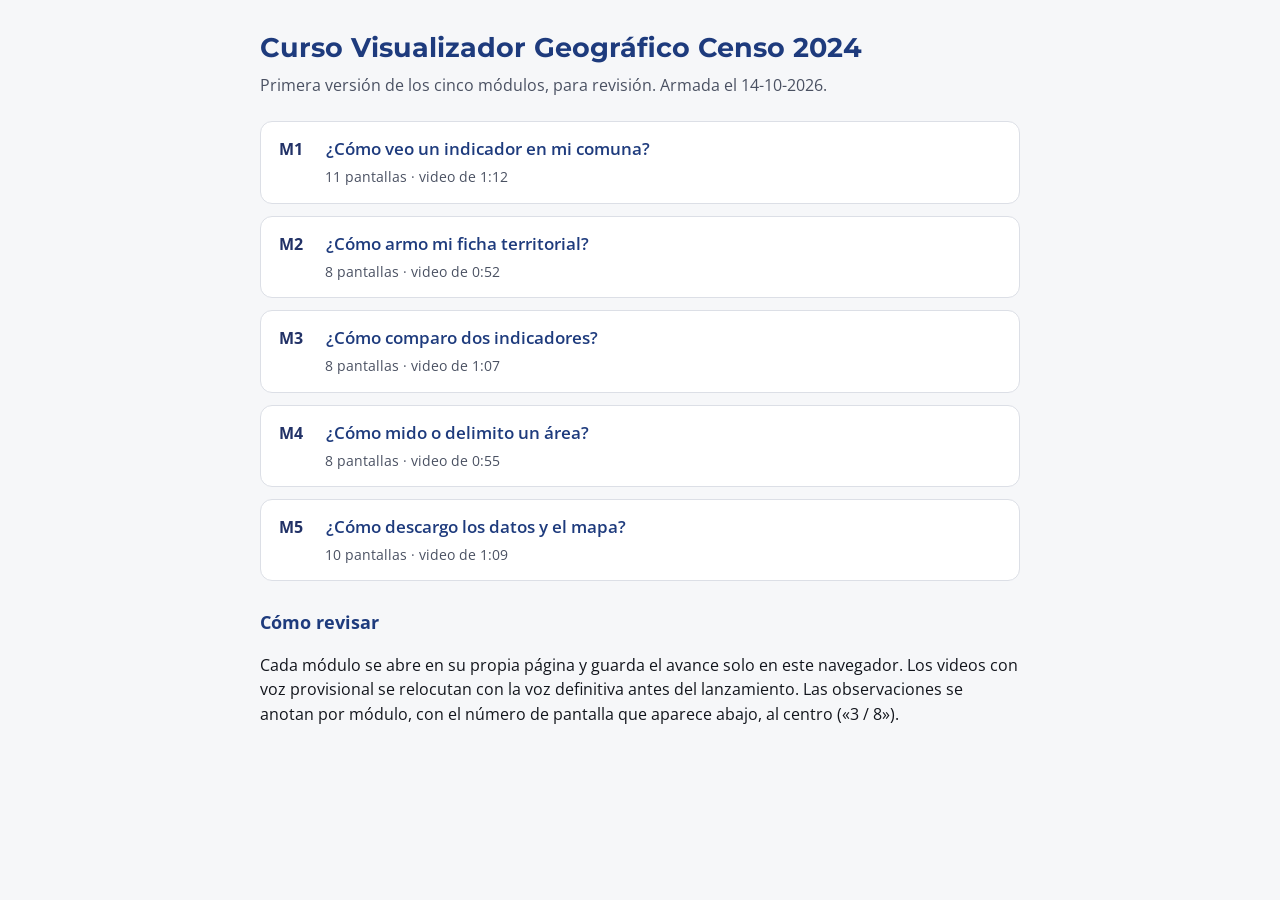
<file: index.html>
<!doctype html>
<html lang="es"><head><meta charset="utf-8"><meta name="robots" content="noindex"><meta name="viewport" content="width=device-width, initial-scale=1">
<title>Curso Visualizador Geográfico Censo 2024 · vista previa</title>
<link rel="stylesheet" href="M1/tokens.css">
<style>
body { margin: 0; background: var(--c-fondo); color: var(--c-texto); font-family: var(--font-ui); line-height: 1.55; }
main { max-width: 760px; margin: 0 auto; padding: 32px 16px 48px; }
h1 { font-family: 'Montserrat', var(--font-ui); color: var(--c-azul); font-size: 1.7rem; line-height: 1.2; margin: 0 0 8px; }
.bajada { color: var(--c-texto-suave); margin: 0 0 24px; }
ol { list-style: none; padding: 0; margin: 0 0 28px; display: grid; gap: 12px; }
.mod { background: var(--white); border: 1px solid var(--c-borde); border-radius: var(--radio); padding: 14px 18px; }
.mod a { text-decoration: none; color: var(--c-azul); display: flex; gap: 12px; align-items: baseline; }
.mod a:hover .pregunta, .mod a:focus .pregunta { text-decoration: underline; }
.cod { font-weight: 700; color: var(--c-azul-oscuro); min-width: 2.2em; }
.pregunta { font-weight: 600; font-size: 1.05rem; }
.meta { margin: 4px 0 0 3.2em; color: var(--c-texto-suave); font-size: .9rem; }
h2 { color: var(--c-azul); font-size: 1.1rem; margin: 24px 0 8px; }
</style></head>
<body><main>
<h1>Curso Visualizador Geográfico Censo 2024</h1>
<p class="bajada">Primera versión de los cinco módulos, para revisión. Armada el 14-10-2026.</p>
<ol>
<li class='mod'><a href='M1/index.html'><span class='cod'>M1</span><span class='pregunta'>¿Cómo veo un indicador en mi comuna?</span></a><p class='meta'>11 pantallas · video de 1:12</p></li>
<li class='mod'><a href='M2/index.html'><span class='cod'>M2</span><span class='pregunta'>¿Cómo armo mi ficha territorial?</span></a><p class='meta'>8 pantallas · video de 0:52</p></li>
<li class='mod'><a href='M3/index.html'><span class='cod'>M3</span><span class='pregunta'>¿Cómo comparo dos indicadores?</span></a><p class='meta'>8 pantallas · video de 1:07</p></li>
<li class='mod'><a href='M4/index.html'><span class='cod'>M4</span><span class='pregunta'>¿Cómo mido o delimito un área?</span></a><p class='meta'>8 pantallas · video de 0:55</p></li>
<li class='mod'><a href='M5/index.html'><span class='cod'>M5</span><span class='pregunta'>¿Cómo descargo los datos y el mapa?</span></a><p class='meta'>10 pantallas · video de 1:09</p></li>
</ol>
<h2>Cómo revisar</h2>
<p>Cada módulo se abre en su propia página y guarda el avance solo en este navegador. Los videos con
voz provisional se relocutan con la voz definitiva antes del lanzamiento. Las observaciones se anotan
por módulo, con el número de pantalla que aparece abajo, al centro («3 / 8»).</p>
</main></body></html>
</file>
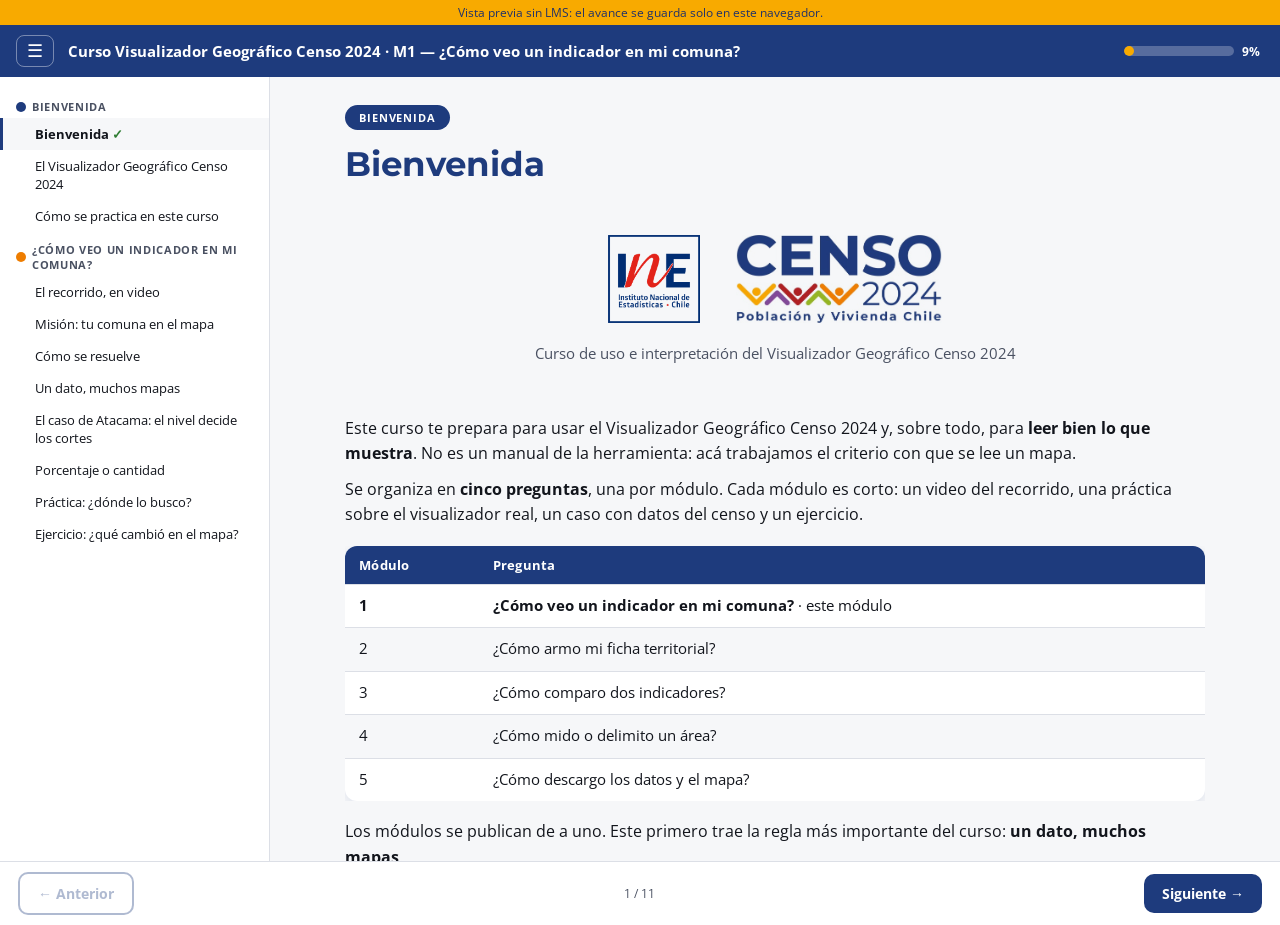
<file: M1/index.html>
<!DOCTYPE html>
<html lang="es" data-theme="censo">
<head>
  <meta charset="utf-8">
  <meta name="viewport" content="width=device-width, initial-scale=1.0">
  <title>Curso Visualizador Geográfico Censo 2024</title>
  <link rel="stylesheet" href="tokens.css">
  <link rel="stylesheet" href="player.css">
</head>
<body>
  <div id="app">
    <header id="barra-superior">
      <button id="btn-menu" aria-label="Abrir índice del curso" title="Índice">☰</button>
      <div id="titulo-curso"></div>
      <div id="progreso-wrap" title="Progreso del curso">
        <div id="progreso-barra"><div id="progreso-relleno"></div></div>
        <span id="progreso-texto">0%</span>
      </div>
    </header>
    <div id="cuerpo">
      <nav id="indice" aria-label="Índice del curso"></nav>
      <main id="escenario" tabindex="-1"></main>
    </div>
    <footer id="barra-inferior">
      <button id="btn-anterior" class="btn btn-secundario">← Anterior</button>
      <span id="posicion"></span>
      <button id="btn-siguiente" class="btn btn-primario">Siguiente →</button>
    </footer>
  </div>
  <script src="contenido.js"></script>
  <script src="scorm-api.js"></script>
  <script src="player.js"></script>
</body>
</html>
</file>
<file: M1/tokens.css>
/* ============================================================
   Curso Visualizador Geográfico Censo 2024 — tokens del player
   Retematizado del motor SCORM v1 al sistema vigente: skill
   ine-design (.claude/skills/ine-design/), variante data-theme="censo".
   Este archivo es el ÚNICO puente: player.css sigue consumiendo los
   nombres v1 (--c-*), que aquí se resuelven contra los tokens del
   skill. Nunca escribir un hex a mano fuera de la sección "Tokens
   ine-design" — regla de CLAUDE.md (decisión 13).
   ============================================================ */

/* ---- Fuentes empaquetadas, no traidas de la red ----
   Subconjunto latino de Google Fonts (Montserrat y Open Sans, SIL Open Font
   License 1.1) copiado dentro del paquete. Razon: un SCORM que depende de
   fonts.gstatic.com se degrada si la red institucional bloquea el CDN y
   filtra una peticion externa desde Academia INE por cada alumno.
   Se declaran los mismos pesos que servia Google; el archivo es el mismo
   para todos ellos (fuente variable), asi que se descarga una sola vez. */
@font-face { font-family: 'Montserrat'; font-style: normal; font-weight: 600; font-display: swap;
  src: url('assets/fonts/Montserrat-var.woff2') format('woff2'); }
@font-face { font-family: 'Montserrat'; font-style: normal; font-weight: 700; font-display: swap;
  src: url('assets/fonts/Montserrat-var.woff2') format('woff2'); }
@font-face { font-family: 'Open Sans'; font-style: normal; font-weight: 400; font-display: swap;
  src: url('assets/fonts/OpenSans-var.woff2') format('woff2'); }
@font-face { font-family: 'Open Sans'; font-style: normal; font-weight: 600; font-display: swap;
  src: url('assets/fonts/OpenSans-var.woff2') format('woff2'); }
@font-face { font-family: 'Open Sans'; font-style: normal; font-weight: 700; font-display: swap;
  src: url('assets/fonts/OpenSans-var.woff2') format('woff2'); }
@font-face { font-family: 'Open Sans'; font-style: italic; font-weight: 400; font-display: swap;
  src: url('assets/fonts/OpenSans-var-italic.woff2') format('woff2'); }

:root {
  /* ---- Tokens ine-design (subconjunto que este curso usa) ----
     Valores copiados literalmente de tokens/colors.css, typography.css
     y spacing.css del skill; si el skill cambia, se actualiza aquí. */
  --ine-blue:      #1E3B7D;
  --ine-blue-dark: #16294F;
  --ine-red:       #E2231A;
  --censo-yellow:  #F8AA00;
  --censo-purple:  #814997;
  --censo-orange:  #EE7D00;
  --censo-red:     #B12020;
  --censo-green:   #94B422;
  --censo-cyan:    #009EE2;
  --censo-blue-mid:#2F529F;
  --censo-navy:    #223267;
  --blue-050:      #eef2fb;
  --blue-100:      #dde5f5;
  --gray-50:       #f6f7f9;
  --gray-200:      #dcdfe6;
  --gray-500:      #6b7385;
  --gray-600:      #4a5162;
  --gray-700:      #333949;
  --gray-900:      #12151c;
  --white:         #ffffff;
  --color-primary-hover: #17306a;
  --color-success: var(--censo-green);
  --color-danger:  var(--censo-red);
  --font-sans: 'Montserrat', system-ui, 'Segoe UI', Roboto, sans-serif;
  --font-ui:   'Open Sans', Arial, Helvetica, sans-serif;
  --radius-lg: 12px;
  --shadow-md: 0 4px 12px rgba(30,59,125,0.10);
  --focus-ring: 0 0 0 3px rgba(0,158,226,0.45);

  /* ---- Acentos de categoría, variante censo ----
     Lo ÚNICO que un tema de submarca redefine (badges, chips).
     Los chips de módulo del player usan estos, en este orden. */
  --accent-category:     var(--censo-orange);
  --accent-category-alt: var(--censo-purple);
  --accent-category-2:   var(--censo-cyan);
  --accent-category-3:   var(--censo-green);
  --accent-category-4:   var(--censo-red);
  --accent-category-5:   var(--censo-yellow);

  /* ---- Puente hacia player.css (nombres v1) ---- */
  --c-azul:        var(--ine-blue);        /* preponderancia institucional */
  --c-azul-medio:  var(--censo-blue-mid);
  --c-azul-oscuro: var(--censo-navy);
  --c-azul-claro:  var(--blue-050);       /* fondo de agrupaciones en diagramas */
  --c-amarillo:    var(--censo-yellow);
  --c-rojo:        var(--censo-red);
  --c-morado:      var(--censo-purple);
  --c-verde:       var(--censo-green);
  --c-naranjo:     var(--censo-orange);
  --c-texto:       var(--gray-900);
  --c-texto-suave: var(--gray-600); /* gray-500 (#6b7385) mide 4,44:1 sobre --gray-50,
                                      bajo el 4,5:1 de AA; gray-600 llega a 7,41:1 */
  --c-fondo:       var(--gray-50);
  --c-blanco:      var(--white);
  --c-borde:       var(--gray-200);
  --c-correcto:    #2e7d32; /* verde de estado accesible sobre fondo claro;
                               --censo-green (94B422) no alcanza contraste AA en texto */
  --c-incorrecto:  var(--censo-red);
  /* Tipografía: Open Sans para el cuerpo — es web (decisión 14);
     Montserrat reservado a títulos vía --font-titulos (ver player.css) */
  --font-base:     var(--font-ui);
  --font-titulos:  var(--font-sans);
  --radio:         var(--radius-lg);
  --sombra:        var(--shadow-md);
}

/* ---- Banner VERSIÓN BETA ----
   Propio de esta entrega; se retira en la producción de Fase 4. */
/* Azul institucional, no amarillo: el player ya emite su propio aviso amarillo
   (.aviso-local, "vista previa sin LMS") y dos franjas amarillas contiguas se
   leen como una sola. */
#beta-banner {
  background: var(--ine-blue-dark);
  color: var(--white);
  font-family: var(--font-ui);
  font-size: 12px;
  font-weight: 700;
  text-align: center;
  padding: 5px 12px;
  letter-spacing: .04em;
  flex: 0 0 auto;
}
#beta-banner strong { text-transform: uppercase; }
</file>
<file: M1/player.css>
/* Motor SCORM — estilos genéricos. Los colores vienen de tokens.css (design system). */
* { margin: 0; padding: 0; box-sizing: border-box; }
html, body { height: 100%; }
body { font-family: var(--font-base); color: var(--c-texto); background: var(--c-fondo); }
#app { display: flex; flex-direction: column; height: 100vh; }

/* ---------- Barra superior ---------- */
#barra-superior {
  display: flex; align-items: center; gap: 14px;
  background: var(--c-azul); color: #fff; padding: 10px 16px; flex: 0 0 auto;
}
#btn-menu { background: none; border: 1px solid rgba(255,255,255,.4); color: #fff;
  font-size: 18px; border-radius: 8px; padding: 4px 10px; cursor: pointer; }
#btn-menu:hover { background: rgba(255,255,255,.15); }
#titulo-curso { font-weight: 700; font-size: 15px; flex: 1;
  white-space: nowrap; overflow: hidden; text-overflow: ellipsis; }
#progreso-wrap { display: flex; align-items: center; gap: 8px; min-width: 140px; }
#progreso-barra { width: 110px; height: 10px; background: rgba(255,255,255,.25);
  border-radius: 6px; overflow: hidden; }
#progreso-relleno { height: 100%; width: 0; background: var(--c-amarillo);
  border-radius: 6px; transition: width .4s; }
#progreso-texto { font-size: 12px; font-weight: 700; }

/* ---------- Cuerpo ---------- */
#cuerpo { display: flex; flex: 1 1 auto; min-height: 0; }
#indice { width: 270px; flex: 0 0 auto; background: #fff; border-right: 1px solid var(--c-borde);
  overflow-y: auto; padding: 12px 0; }
#indice.oculto { display: none; }
.ind-modulo { padding: 10px 16px 4px; font-size: 11px; font-weight: 700; letter-spacing: .06em;
  text-transform: uppercase; color: var(--c-texto-suave); display: flex; align-items: center; gap: 6px; }
.ind-modulo .punto { width: 10px; height: 10px; border-radius: 50%; flex: 0 0 auto; }
.ind-pantalla { display: block; width: 100%; text-align: left; background: none; border: none;
  padding: 7px 16px 7px 32px; font-size: 13px; color: var(--c-texto); cursor: pointer;
  font-family: inherit; border-left: 3px solid transparent; }
.ind-pantalla:hover { background: var(--c-fondo); }
.ind-pantalla.actual { border-left-color: var(--c-azul); font-weight: 700; background: var(--c-fondo); }
.ind-pantalla.visitada::after { content: " ✓"; color: var(--c-correcto); font-weight: 700; }
.ind-pantalla.bloqueada { color: #aab0c0; cursor: not-allowed; }

#escenario { flex: 1 1 auto; overflow-y: auto; padding: 28px clamp(16px, 5vw, 64px); }
.pantalla { max-width: 860px; margin: 0 auto; animation: aparecer .35s ease; }
@keyframes aparecer { from { opacity: 0; transform: translateY(8px); } to { opacity: 1; } }

/* ---------- Barra inferior ---------- */
#barra-inferior { flex: 0 0 auto; display: flex; align-items: center; justify-content: space-between;
  padding: 10px 18px; background: #fff; border-top: 1px solid var(--c-borde); }
#posicion { font-size: 12px; color: var(--c-texto-suave); }
.btn { font-family: inherit; font-size: 14px; font-weight: 700; border-radius: 10px;
  padding: 10px 18px; cursor: pointer; border: none; }
.btn-primario { background: var(--c-azul); color: #fff; }
.btn-primario:hover { background: var(--c-azul-medio); }
.btn-secundario { background: #fff; color: var(--c-azul); border: 2px solid var(--c-azul); }
.btn-secundario:hover { background: var(--c-fondo); }
.btn:disabled { opacity: .35; cursor: not-allowed; }

/* ---------- Componentes de pantalla ---------- */
.chip-modulo { display: inline-block; color: #fff; font-size: 11px; font-weight: 700;
  letter-spacing: .08em; text-transform: uppercase; border-radius: 20px; padding: 5px 14px; }
.pantalla h1 { color: var(--c-azul); font-size: clamp(24px, 4vw, 34px); margin: 14px 0 10px; line-height: 1.2;
  font-family: var(--font-titulos, var(--font-base)); }
.pantalla h2 { color: var(--c-azul); font-size: 20px; margin: 22px 0 8px;
  font-family: var(--font-titulos, var(--font-base)); }
.pantalla p { margin: 10px 0; line-height: 1.65; font-size: 15.5px; }
.pantalla ul, .pantalla ol { margin: 10px 0 10px 22px; line-height: 1.65; font-size: 15.5px; }
.pantalla li { margin: 6px 0; }
.destacado { background: #fff; border-left: 6px solid var(--c-amarillo); border-radius: 0 var(--radio) var(--radio) 0;
  padding: 14px 18px; margin: 16px 0; box-shadow: var(--sombra); }
.zigzag { height: 8px; margin: 18px 0; border-radius: 4px;
  background: repeating-linear-gradient(135deg, var(--c-amarillo) 0 14px, var(--c-rojo) 14px 28px,
    var(--c-morado) 28px 42px, var(--c-verde) 42px 56px, var(--c-naranjo) 56px 70px); }

.grilla-tarjetas { display: grid; grid-template-columns: repeat(auto-fit, minmax(210px, 1fr));
  gap: 14px; margin: 18px 0; }
.tarjeta { background: #fff; border-radius: var(--radio); padding: 18px; box-shadow: var(--sombra);
  border-top: 5px solid var(--c-azul); }
.tarjeta h3 { font-size: 15px; color: var(--c-azul); margin-bottom: 6px; }
.tarjeta p { font-size: 13.5px; margin: 4px 0; line-height: 1.5; }
.tarjeta .icono { font-size: 26px; margin-bottom: 8px; }

.cifra-grande { font-size: 34px; font-weight: 800; color: var(--c-azul); line-height: 1.1; }
.cifra-etiqueta { font-size: 12.5px; color: var(--c-texto-suave); margin-top: 4px; }

.dos-columnas { display: grid; grid-template-columns: 1fr 1fr; gap: 16px; margin: 18px 0; }
@media (max-width: 700px) { .dos-columnas { grid-template-columns: 1fr; } }
.columna { background: #fff; border-radius: var(--radio); padding: 18px; box-shadow: var(--sombra); }
.columna h3 { margin-bottom: 8px; }

/* Gráfico de barras simple */
.grafico { background: #fff; border-radius: var(--radio); padding: 20px; box-shadow: var(--sombra); margin: 18px 0; }
.grafico .g-titulo { font-weight: 700; font-size: 14px; margin-bottom: 14px; color: var(--c-azul); }
.g-fila { display: flex; align-items: center; gap: 10px; margin: 8px 0; }
.g-eti { width: 56px; font-size: 12.5px; font-weight: 700; color: var(--c-texto-suave); text-align: right; }
.g-barra-wrap { flex: 1; background: var(--c-fondo); border-radius: 6px; height: 26px; }
.g-barra { height: 100%; border-radius: 6px; display: flex; align-items: center; justify-content: flex-end;
  color: #fff; font-size: 12px; font-weight: 700; padding-right: 8px; min-width: 34px;
  transition: width .8s ease; }
.g-nota { font-size: 11.5px; color: var(--c-texto-suave); margin-top: 10px; }

/* Video */
.video-wrap { background: #000; border-radius: var(--radio); overflow: hidden; margin: 18px 0;
  box-shadow: var(--sombra); }
.video-wrap video { display: block; width: 100%; max-height: 62vh; }
.video-titulo { background: var(--c-azul-oscuro); color: #fff; font-size: 13px; padding: 8px 14px; }
.placeholder-video { border: 2px dashed var(--c-azul-medio); border-radius: var(--radio);
  padding: 20px; margin: 18px 0; background: #fff; }
.placeholder-video .pv-tag { font-weight: 800; color: var(--c-azul-medio); font-size: 13px; }

/* ---------- Actividades ---------- */
.actividad { background: #fff; border-radius: var(--radio); padding: 22px; box-shadow: var(--sombra); margin: 18px 0; }
.actividad .act-instruccion { font-weight: 700; margin-bottom: 14px; }
.opcion { display: block; width: 100%; text-align: left; margin: 8px 0; padding: 12px 14px;
  border: 2px solid var(--c-borde); border-radius: 10px; background: #fff; cursor: pointer;
  font-family: inherit; font-size: 14.5px; line-height: 1.45; }
.opcion:hover:not(:disabled) { border-color: var(--c-azul); }
.opcion.correcta { border-color: var(--c-correcto); background: #edf7ee; }
.opcion.incorrecta { border-color: var(--c-incorrecto); background: #fdeeee; }
.opcion:disabled { cursor: default; }
.retro { margin-top: 12px; padding: 12px 14px; border-radius: 10px; font-size: 14px; line-height: 1.5; }
.retro.ok { background: #edf7ee; border-left: 5px solid var(--c-correcto); }
.retro.no { background: #fdeeee; border-left: 5px solid var(--c-incorrecto); }
.retro.info { background: var(--c-fondo); border-left: 5px solid var(--c-azul); }

/* Clasificador */
.clasif-fichas { display: flex; flex-wrap: wrap; gap: 8px; margin-bottom: 14px; }
.ficha { border: 2px solid var(--c-azul); color: var(--c-azul); background: #fff; border-radius: 20px;
  padding: 7px 14px; font-size: 13.5px; font-weight: 700; cursor: pointer; font-family: inherit; }
.ficha.seleccionada { background: var(--c-azul); color: #fff; }
.clasif-cats { display: grid; grid-template-columns: repeat(auto-fit, minmax(210px, 1fr)); gap: 12px; }
@media (max-width: 700px) { .clasif-cats { grid-template-columns: 1fr; } }
.cat { border: 2px dashed var(--c-borde); border-radius: var(--radio); padding: 12px; min-height: 110px; }
.cat h4 { font-size: 13.5px; margin-bottom: 8px; }
.cat .cat-zona { display: flex; flex-wrap: wrap; gap: 6px; }
.cat .ficha-puesta { border-radius: 16px; padding: 5px 12px; font-size: 12.5px; font-weight: 700; color: #fff; }
.cat.recibe { border-color: var(--c-azul); background: var(--c-fondo); }
.ficha-puesta.ok { background: var(--c-correcto); }
.ficha-puesta.no { background: var(--c-incorrecto); text-decoration: line-through; }

/* Flashcards */
.flash-grid { display: grid; grid-template-columns: repeat(auto-fit, minmax(200px, 1fr)); gap: 12px; }
.flash { perspective: 900px; cursor: pointer; min-height: 150px; }
.flash-inner { position: relative; width: 100%; height: 100%; min-height: 150px;
  transition: transform .5s; transform-style: preserve-3d; }
.flash.volteada .flash-inner { transform: rotateY(180deg); }
.flash-cara { position: absolute; inset: 0; backface-visibility: hidden; border-radius: var(--radio);
  padding: 14px; display: flex; align-items: center; justify-content: center; text-align: center;
  box-shadow: var(--sombra); }
.flash-frente { background: var(--c-azul); color: #fff; font-weight: 800; font-size: 15px; }
.flash-dorso { background: #fff; transform: rotateY(180deg); font-size: 12px; line-height: 1.45;
  overflow-y: auto; align-items: flex-start; border: 2px solid var(--c-azul); }

/* Ordenar */
.orden-item { display: flex; align-items: center; gap: 10px; background: #fff;
  border: 2px solid var(--c-borde); border-radius: 10px; padding: 10px 12px; margin: 8px 0; }
.orden-item .num { font-weight: 800; color: var(--c-azul); width: 22px; }
.orden-item .flechas { margin-left: auto; display: flex; gap: 4px; }
.orden-item button { border: 1px solid var(--c-borde); background: var(--c-fondo); border-radius: 6px;
  cursor: pointer; padding: 3px 9px; font-size: 13px; }
.orden-item.ok { border-color: var(--c-correcto); background: #edf7ee; }
.orden-item.no { border-color: var(--c-incorrecto); background: #fdeeee; }

/* Emparejar */
.pareja { display: grid; grid-template-columns: 1fr auto; gap: 10px; align-items: center; margin: 10px 0; }
.pareja label { font-size: 14px; background: #fff; border-radius: 10px; padding: 10px 12px;
  border: 2px solid var(--c-borde); }
.pareja select { font-family: inherit; font-size: 13.5px; padding: 9px 10px; border-radius: 10px;
  border: 2px solid var(--c-borde); background: #fff; max-width: 46vw; }
.pareja.ok label, .pareja.ok select { border-color: var(--c-correcto); }
.pareja.no label, .pareja.no select { border-color: var(--c-incorrecto); }

/* Examen */
.examen-preg { background: #fff; border-radius: var(--radio); padding: 18px 20px; margin: 14px 0;
  box-shadow: var(--sombra); }
.examen-preg h3 { font-size: 15px; margin-bottom: 10px; }
.resultado-examen { text-align: center; padding: 26px; border-radius: var(--radio); margin: 18px 0; }
.resultado-examen.aprobado { background: #edf7ee; border: 2px solid var(--c-correcto); }
.resultado-examen.reprobado { background: #fdeeee; border: 2px solid var(--c-incorrecto); }
.resultado-examen .puntaje { font-size: 44px; font-weight: 800; }

.aviso-local { background: var(--c-amarillo); color: var(--c-azul-oscuro); font-size: 12px;
  text-align: center; padding: 4px 10px; }

/* Portadas */
.portada { text-align: center; padding: 30px 10px; }
.portada img.logo { max-width: 300px; width: 60%; margin: 10px auto 18px; display: block; }
/* Logos INE + Censo por separado y con fondo transparente, directo sobre --c-fondo
   (revisión de M1, 07-10-2026). INE siempre primero (regla de lockup de ine-design). */
.portada .logos { display: flex; flex-wrap: wrap; gap: 18px 36px; justify-content: center; align-items: center;
  margin: 10px auto 18px; max-width: 520px; }
.portada .logos img { height: 88px; width: auto; max-width: 100%; }
.portada .bajada { color: var(--c-texto-suave); font-size: 15px; }
.logos-cierre { display: flex; gap: 26px; justify-content: center; align-items: center; margin: 22px 0; }
.logos-cierre img { max-height: 84px; max-width: 40vw; }

@media (max-width: 860px) {
  #indice { position: absolute; z-index: 20; height: calc(100vh - 52px); top: 52px; left: 0;
    box-shadow: 4px 0 18px rgba(0,0,0,.18); }
  #progreso-barra { width: 70px; }
}

/* ============================================================
   Componentes de contenido añadidos para el curso v2 (26-08-2026).
   Genéricos: solo usan los nombres de token v1 (--c-*, --radio,
   --sombra), nunca un hex ni un token de ine-design — por eso
   viven en el motor y se propagan a plantillas/scorm-player/.
   ============================================================ */

/* Captura de pantalla con rótulos superpuestos.
   Los rótulos van en HTML posicionado, no quemados en el PNG:
   al recongelar la UI se reemplaza la imagen y el texto sigue vivo. */
.captura { margin: 18px 0; }
.captura .marco { position: relative; border-radius: var(--radio); overflow: hidden;
  box-shadow: var(--sombra); border: 1px solid var(--c-borde); background: #fff; }
.captura img { display: block; width: 100%; }
/* Rótulos en naranjo censo, para que se distingan de la interfaz capturada, que es azul
   (revisión de M1, 06-10-2026). Texto --c-texto: 6,58:1 sobre el naranjo; blanco daría 2,77:1. */
.captura .rot { position: absolute; background: var(--c-naranjo); color: var(--c-texto); font-size: 12px;
  font-weight: 700; line-height: 1.3; padding: 5px 9px; border-radius: 6px; max-width: 40%;
  box-shadow: 0 2px 8px rgba(0,0,0,.35); }
.captura .rot.alt { background: var(--c-rojo); color: var(--c-blanco); }
/* Número de paso en el pie de la figura: el mismo color que su rótulo, para cruzarlos de un vistazo */
.paso-num { display: inline-flex; align-items: center; justify-content: center; min-width: 1.6em; height: 1.6em;
  padding: 0 .3em; border-radius: 999px; background: var(--c-naranjo); color: var(--c-texto);
  font-weight: 700; font-size: .95em; margin-right: 2px; }
.captura figcaption { font-size: 12.5px; color: var(--c-texto-suave); margin-top: 8px; line-height: 1.5; }
.provisional { display: inline-block; background: var(--c-amarillo); color: var(--c-azul-oscuro);
  font-weight: 800; font-size: 10.5px; letter-spacing: .04em; text-transform: uppercase;
  padding: 2px 7px; border-radius: 4px; margin-right: 8px; }
@media (max-width: 700px) { .captura .rot { font-size: 10px; padding: 3px 6px; max-width: 46%; } }

/* Tabla institucional */
.tabla-wrap { overflow-x: auto; margin: 18px 0; }
.tabla { width: 100%; border-collapse: collapse; background: #fff; border-radius: var(--radio);
  overflow: hidden; box-shadow: var(--sombra); font-size: 14.5px; }
.tabla th { background: var(--c-azul); color: #fff; text-align: left; padding: 10px 14px;
  font-size: 13px; letter-spacing: .02em; }
.tabla td { padding: 10px 14px; border-top: 1px solid var(--c-borde); vertical-align: top; line-height: 1.55; }
.tabla tbody tr:nth-child(even) td { background: var(--c-fondo); }

/* Advertencia — filete rojo. Distinta de .destacado (amarillo), que solo enfatiza. */
.advertencia { background: #fff; border-left: 6px solid var(--c-rojo);
  border-radius: 0 var(--radio) var(--radio) 0; padding: 14px 18px; margin: 16px 0; box-shadow: var(--sombra); }

/* Badge de categoría: diferencia módulos sin pintar la interfaz.
   La regla de preponderancia institucional prohíbe el color por módulo. */
.badge { display: inline-block; background: var(--c-azul); color: #fff; font-size: 11px; font-weight: 700;
  text-transform: uppercase; letter-spacing: .04em; padding: 3px 9px; border-radius: 999px; margin-bottom: 8px; }
.badge-1 { background: var(--c-naranjo); color: var(--c-texto); }
.badge-2 { background: var(--c-morado); }
.badge-3 { background: var(--c-verde);   color: var(--c-azul-oscuro); }
.badge-4 { background: var(--c-rojo); }
.badge-5 { background: var(--c-amarillo); color: var(--c-azul-oscuro); }

.tres-columnas { display: grid; grid-template-columns: repeat(3, 1fr); gap: 16px; margin: 18px 0; }
@media (max-width: 760px) { .tres-columnas { grid-template-columns: 1fr; } }

/* Misión: enunciado + puntos de decisión + valor esperado.
   Se repite en las cinco prácticas guiadas del curso. */
.mision { background: #fff; border-radius: var(--radio); box-shadow: var(--sombra); margin: 18px 0; overflow: hidden; }
.mision .m-cab { background: var(--c-azul); color: #fff; padding: 10px 18px; font-weight: 700;
  font-size: 12.5px; letter-spacing: .05em; text-transform: uppercase; }
.mision .m-cuerpo { padding: 4px 18px 18px; }
.mision h3 { color: var(--c-azul); font-size: 13px; margin: 16px 0 4px; text-transform: uppercase; letter-spacing: .04em; }
.valor-esperado { background: var(--c-fondo); border-radius: 8px; padding: 12px 14px; margin-top: 14px; font-size: 14px; }

/* Ayuda plegable dentro de una misión: <details>/<summary> nativo, sin JavaScript,
   operable con teclado (Enter o espacio sobre el resumen) y anunciado por lectores de pantalla. */
.ayuda { border: 2px solid var(--c-borde); border-radius: 8px; margin: 14px 0; background: var(--c-blanco); }
.ayuda summary { cursor: pointer; font-weight: 700; color: var(--c-azul); padding: 10px 14px; }
.ayuda summary:focus-visible { outline: 3px solid var(--c-azul-oscuro); outline-offset: 2px; }
.ayuda[open] summary { border-bottom: 1px solid var(--c-borde); }
.ayuda .ayuda-cuerpo { padding: 4px 14px 12px; font-size: 14.5px; }

/* Enlace de salida a la herramienta viva */
.enlace-externo { display: inline-block; background: var(--c-azul); color: #fff; text-decoration: none;
  font-weight: 700; font-size: 14.5px; padding: 11px 22px; border-radius: var(--radio);
  box-shadow: var(--sombra); margin: 14px 0; }
.enlace-externo:hover { background: var(--c-azul-medio); }
.enlace-externo:focus-visible { outline: 3px solid var(--c-azul-oscuro); outline-offset: 2px; }

/* Dato aún no confirmado por escrito: se marca, no se inventa. */
.pendiente { background: var(--c-amarillo); color: var(--c-azul-oscuro); font-weight: 700;
  padding: 1px 6px; border-radius: 4px; font-size: .92em; }

/* Rejilla de indicadores clave, con algunos marcados. Nace en M2 (los 5 KPI
   del resumen, 3 de ellos aditivos), pero no sabe nada de ese contenido:
   .kpi.marcado es "este cumple la condición", la condición la pone el curso. */
.kpis { display: grid; grid-template-columns: repeat(auto-fit, minmax(150px, 1fr)); gap: 12px; margin: 18px 0; }
.kpi { background: #fff; border: 2px solid var(--c-borde); border-radius: var(--radio);
  padding: 14px; text-align: center; }
.kpi .k-val { font-size: 22px; font-weight: 800; color: var(--c-azul); line-height: 1.15; }
.kpi .k-rot { font-size: 12.5px; color: var(--c-texto-suave); margin-top: 4px; line-height: 1.4; }
.kpi .k-marca { display: block; font-size: 11px; font-weight: 700; margin-top: 8px;
  text-transform: uppercase; letter-spacing: .04em; }
.kpi.marcado { border-color: var(--c-correcto); }
.kpi.marcado .k-marca { color: var(--c-correcto); }
.kpi.excluido { border-color: var(--c-incorrecto); background: var(--c-fondo); }
.kpi.excluido .k-val { color: var(--c-texto-suave); }
.kpi.excluido .k-marca { color: var(--c-incorrecto); }

/* Par correcto / incorrecto lado a lado. El curso lo usa para contrastar
   un cálculo bien hecho con el mismo cálculo mal hecho. */
.comparacion { display: grid; grid-template-columns: 1fr 1fr; gap: 16px; margin: 18px 0; }
@media (max-width: 760px) { .comparacion { grid-template-columns: 1fr; } }
.comparacion .col { background: #fff; border-radius: var(--radio); padding: 16px 18px;
  border-top: 6px solid var(--c-borde); box-shadow: var(--sombra); }
.comparacion .col h4 { font-size: 13px; text-transform: uppercase; letter-spacing: .04em; margin-bottom: 10px; }
.comparacion .col .cifra { font-size: 26px; font-weight: 800; line-height: 1.15; margin: 8px 0 4px; }
.comparacion .col .detalle { font-size: 13px; color: var(--c-texto-suave); line-height: 1.55; }
.comparacion .col.ok { border-top-color: var(--c-correcto); }
.comparacion .col.ok h4, .comparacion .col.ok .cifra { color: var(--c-correcto); }
.comparacion .col.no { border-top-color: var(--c-incorrecto); }
.comparacion .col.no h4, .comparacion .col.no .cifra { color: var(--c-incorrecto); }

/* Lista sin viñeta pesada, para enumerar dentro de una tarjeta. */
.lista-limpia { list-style: none; margin: 6px 0 0; padding: 0; }
.lista-limpia li { font-size: 13.5px; line-height: 1.5; padding: 3px 0 3px 14px; position: relative; }
.lista-limpia li::before { content: "·"; position: absolute; left: 3px; color: var(--c-azul); font-weight: 800; }

/* ============================================================
   Diagramas en HTML (revisión de M1, 07-10-2026). Texto real, no imagen:
   se lee con lector de pantalla, se adapta al ancho y no espera al
   congelamiento de la interfaz. Las flechas y marcas son bordes, no
   caracteres, para que el lector de pantalla no las anuncie.
   ============================================================ */

/* Flujo de pasos numerados: cómo es cada módulo */
.pantalla .flujo { list-style: none; margin: 18px 0; padding: 0; display: grid;
  grid-template-columns: repeat(4, minmax(0, 1fr)); gap: 22px; }
.pantalla .flujo li { position: relative; margin: 0; background: var(--c-blanco); border: 1px solid var(--c-borde);
  border-radius: var(--radio); padding: 14px 14px 16px; box-shadow: var(--sombra);
  font-size: 14px; line-height: 1.5; }
.pantalla .flujo li strong { display: block; color: var(--c-azul); font-family: var(--font-titulos);
  font-size: 15px; margin: 8px 0 4px; }
.pantalla .flujo li:not(:last-child)::after { content: ""; position: absolute; top: 50%; right: -16px;
  border: 7px solid transparent; border-left: 9px solid var(--c-azul); transform: translateY(-50%); }
.pantalla .flujo li.fuera { border: 2px dashed var(--c-naranjo); background: var(--c-fondo); }
.pantalla .flujo .etiqueta { display: inline-block; margin-left: 6px; font-size: 11px; font-weight: 700;
  letter-spacing: .04em; text-transform: uppercase; color: var(--c-texto); background: var(--c-naranjo);
  border-radius: 999px; padding: 2px 8px; vertical-align: middle; }
@media (max-width: 760px) {
  .pantalla .flujo { grid-template-columns: 1fr; gap: 20px; }
  .pantalla .flujo li:not(:last-child)::after { top: auto; bottom: -17px; right: auto; left: 28px;
    border: 7px solid transparent; border-top: 9px solid var(--c-azul); transform: none; }
}

/* Escala de niveles: hasta dónde llega el automático */
.escala { margin: 18px 0; }
.escala-cuerpo { display: flex; gap: 0; align-items: stretch; }
.escala-grupo { border-radius: var(--radio); padding: 10px 10px 12px; min-width: 0; }
.escala-grupo.auto { flex: 3 1 0; background: var(--c-azul-claro); border: 1px solid var(--c-borde); }
.escala-grupo.mano { flex: 2 1 0; background: var(--c-blanco); border: 2px dashed var(--c-borde); }
.pantalla .escala-cab { margin: 0 0 8px; font-size: 12.5px; font-weight: 700;
  text-transform: uppercase; letter-spacing: .04em; color: var(--c-azul); }
.pantalla .escala-grupo ol { list-style: none; margin: 0; padding: 0; display: flex; gap: 8px; }
.pantalla .escala-grupo li { margin: 0; flex: 1 1 0; min-width: 0; background: var(--c-blanco); border: 1px solid var(--c-borde);
  border-radius: 8px; padding: 8px; font-weight: 700; font-size: 13.5px; line-height: 1.3; }
.escala-grupo li small { display: block; font-weight: 400; font-size: 12px; color: var(--c-texto-suave); margin-top: 4px; }
.nivel-letra { display: inline-flex; align-items: center; justify-content: center; width: 1.7em; height: 1.7em;
  border-radius: 6px; font-weight: 800; margin-left: 6px; text-transform: none; }
.escala-grupo.auto .nivel-letra { background: var(--c-azul); color: var(--c-blanco); }
.escala-grupo.mano .nivel-letra { background: var(--c-blanco); color: var(--c-texto); border: 2px solid var(--c-texto-suave); }
.escala-tope { flex: 0 0 auto; display: flex; flex-direction: column; align-items: center; justify-content: center;
  width: 64px; text-align: center; font-size: 11px; font-weight: 700; color: var(--c-rojo); line-height: 1.25; }
.escala-tope::before { content: ""; display: block; width: 4px; flex: 1 1 auto; min-height: 18px;
  background: var(--c-rojo); border-radius: 2px; margin-bottom: 6px; }
.pantalla .escala-eje { display: flex; justify-content: space-between; font-size: 12px; color: var(--c-texto-suave);
  margin: 8px 2px 0; border-top: 2px solid var(--c-borde); padding-top: 6px; }
@media (max-width: 760px) {
  .escala-cuerpo { flex-direction: column; }
  .pantalla .escala-grupo ol { flex-direction: column; }
  .escala-tope { width: auto; flex-direction: row; padding: 8px 0; }
  .escala-tope::before { width: 40px; height: 4px; min-height: 0; flex: 0 0 auto; margin: 0 8px 0 0; }
  .pantalla .escala-eje { display: none; }
}

/* Barras pareadas: el mismo par de territorios en dos medidas, cada una con su propia escala.
   Nunca un eje compartido entre un porcentaje y una cantidad. Barra anclada en cero,
   extremo de dato redondeado de 4px, valor rotulado al final de cada barra. */
.barras-par { margin: 18px 0; }
.barras-par .bp-paneles { display: grid; grid-template-columns: 1fr 1fr; gap: 16px; }
@media (max-width: 700px) { .barras-par .bp-paneles { grid-template-columns: 1fr; } }
.bp-panel { background: var(--c-blanco); border: 1px solid var(--c-borde); border-radius: var(--radio);
  padding: 12px 14px 14px; min-width: 0; }
.pantalla .bp-titulo { margin: 0 0 10px; font-weight: 700; color: var(--c-azul); font-size: 14.5px; }
.pantalla .bp-titulo span { display: block; font-weight: 400; font-size: 12.5px; color: var(--c-texto-suave); }
.bp-fila { display: grid; grid-template-columns: 8.2em minmax(0, 1fr); align-items: center; gap: 8px; margin: 8px 0; }
.bp-etq { font-size: 13.5px; }
.bp-pista { display: flex; align-items: center; gap: 6px; border-left: 2px solid var(--c-texto-suave); min-width: 0; }
.bp-barra { display: block; height: 18px; border-radius: 0 4px 4px 0; flex: 0 0 auto; }
.bp-a { background: var(--c-naranjo); }
.bp-c { background: var(--c-azul-medio); }
.bp-valor { font-size: 13.5px; font-weight: 700; white-space: nowrap; font-variant-numeric: tabular-nums; }
.barras-par figcaption { font-size: 12.5px; color: var(--c-texto-suave); margin-top: 8px; line-height: 1.5; }

/* Matriz de 3 × 3 del mapa comparado (M3, 08-10-2026). Es una tabla, no una imagen: el lector de
   pantalla anuncia fila (eje vertical) y columna (eje horizontal) de cada casilla. No reproduce los
   colores de la paleta de la aplicación: enseña a leer la cuadrícula, no a reconocer un color. */
.pantalla .matriz3-wrap { margin: 18px 0; overflow-x: auto; }
.pantalla .matriz3 { border-collapse: separate; border-spacing: 6px; width: 100%; max-width: 560px; margin: 0 auto;
  table-layout: fixed; }
/* Con anchos fijos, la primera fila manda: la celda vacía de la esquina fija la columna de rótulos y las tres
   casillas se reparten el resto por igual. Sin esto, la columna «Alto» salía más angosta según su texto. */
.pantalla .matriz3 thead tr:first-child .m3-vacio { width: 20%; }
.pantalla .matriz3 caption { caption-side: bottom; text-align: left; font-size: 12.5px; color: var(--c-texto-suave);
  padding-top: 8px; line-height: 1.5; }
.pantalla .matriz3 th { font-size: 12px; font-weight: 700; color: var(--c-azul); text-transform: uppercase;
  letter-spacing: .04em; padding: 4px 6px; background: none; }
.pantalla .matriz3 thead th { text-align: center; }
.pantalla .matriz3 tbody th { text-align: right; white-space: nowrap; }
.pantalla .matriz3 .m3-eje { text-transform: none; letter-spacing: 0; font-size: 12.5px; color: var(--c-texto-suave); font-weight: 600; }
/* El corte de cada tramo va bajo su rótulo: la tabla hace de leyenda anotada (M3-R-03). */
.pantalla .matriz3 th small { display: block; text-transform: none; letter-spacing: 0; font-weight: 400;
  font-size: 11px; color: var(--c-texto-suave); white-space: normal; }
.pantalla .matriz3 td { width: 28%; height: 72px; text-align: center; vertical-align: middle; background: var(--c-blanco);
  border: 1px solid var(--c-borde); border-radius: 8px; font-size: 13px; padding: 6px; line-height: 1.3; }
.pantalla .matriz3 td.m3-vacio { background: none; border: none; height: auto; }
.pantalla .matriz3 td strong { display: block; font-size: 14px; }
.pantalla .matriz3 td small { display: block; font-size: 11.5px; color: var(--c-texto-suave); margin-top: 3px; }
.pantalla .matriz3 td.sigue { background: var(--c-azul-claro); }
.pantalla .matriz3 td.discordante { border: 2px dashed var(--c-naranjo); }
@media (max-width: 520px) {
  .pantalla .matriz3 { border-spacing: 4px; }
  .pantalla .matriz3 thead tr:first-child .m3-vacio { width: 24%; }
  .pantalla .matriz3 td { height: 64px; font-size: 12px; padding: 4px; }
  .pantalla .matriz3 td strong { font-size: 12.5px; }
  /* Se achica y no se oculta: en M3-R-03 el texto chico son los valores de cada comuna. */
  .pantalla .matriz3 td small, .pantalla .matriz3 th small { font-size: 10.5px; }
}
</file>
